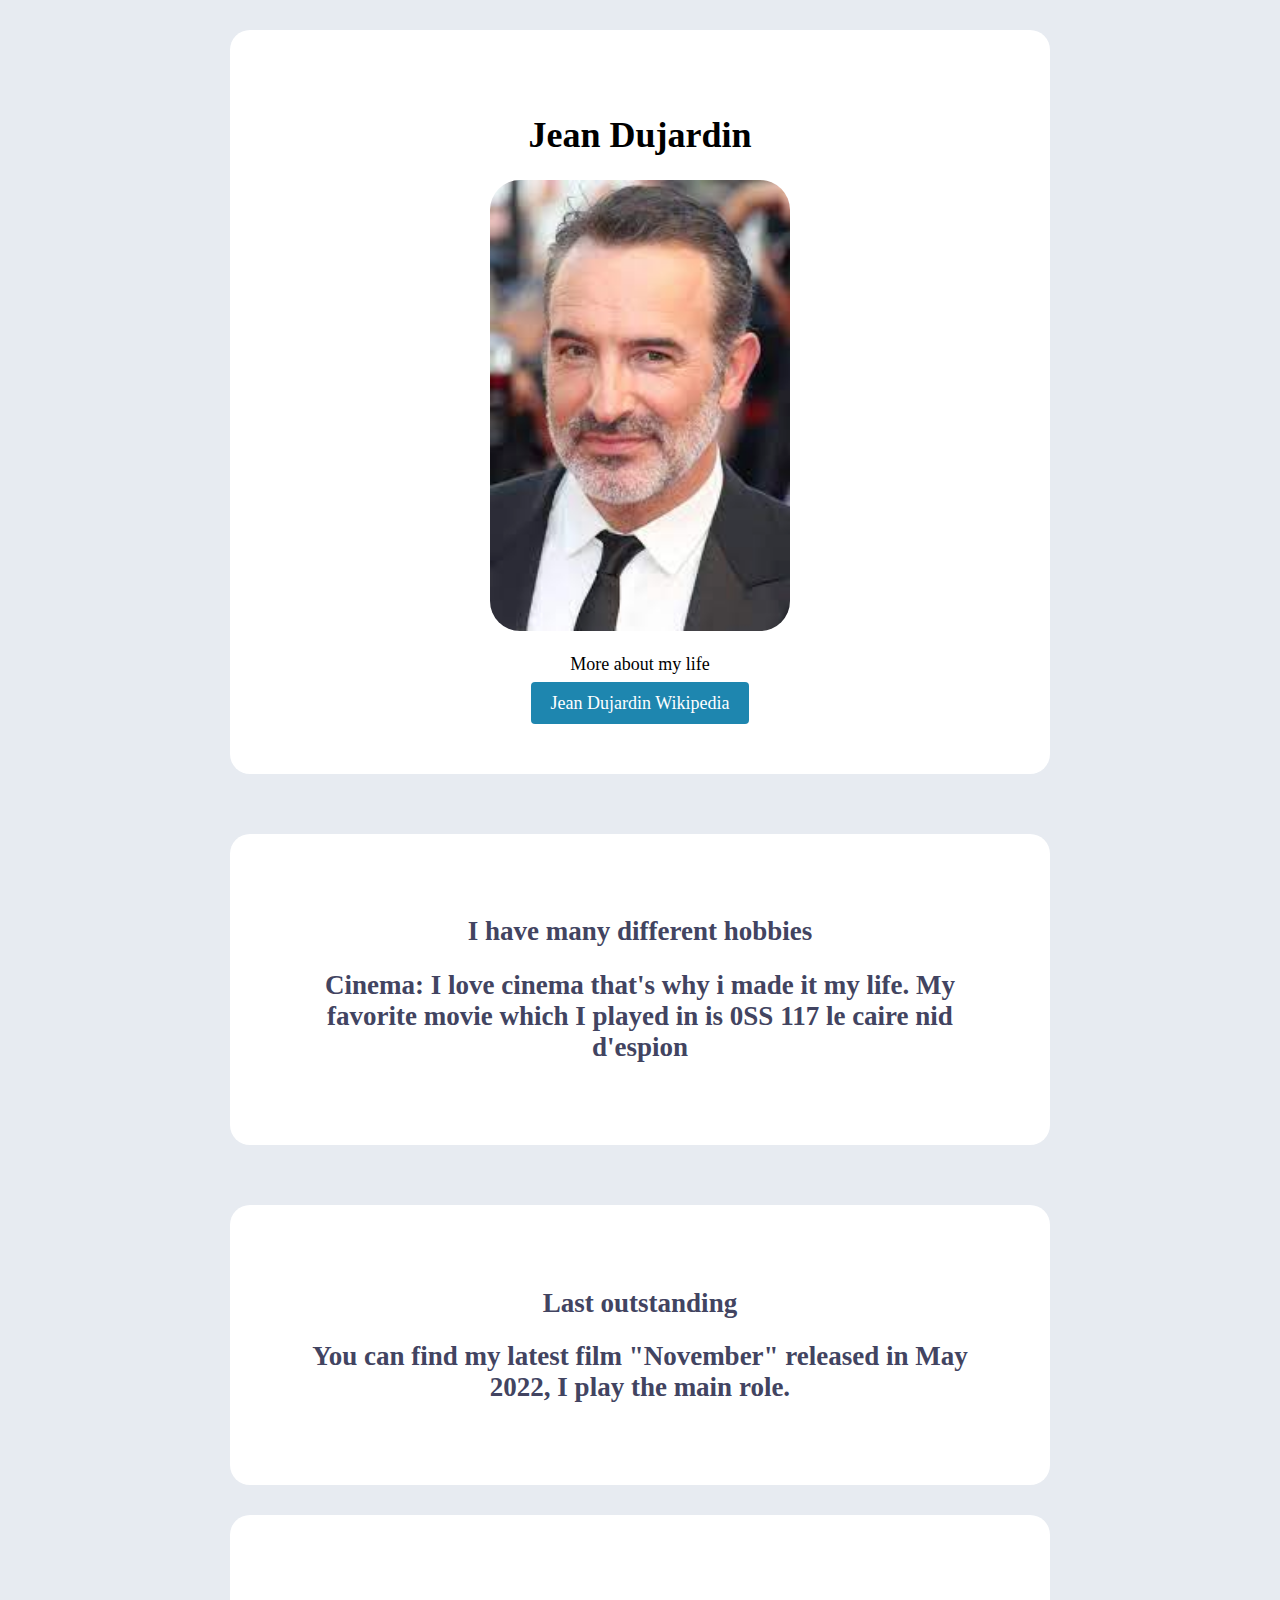
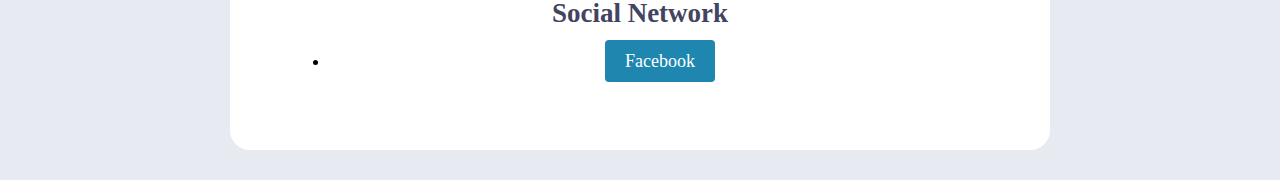
<file: index.html>
<!DOCTYPE
html>

<html
lang="en">

<head>

<meta
charset="UTF-8">
<link rel="stylesheet" href="https://use.fontawesome.com/releases/v5.2.0/css/all.css" integrity="sha384-hWVjflwFxL6sNzntih27bfxkr27Pmbbk/iSvJ+a4+0owXq79v+lsFkW54b0GbiDQ" crossorigin="anonymous">

<title>Le Wagon - Web Development Sprint</title>


<!-- Change these Google fonts with your own choice -->

<link
href="https://fonts.googleapis.com/css?family=Chivo:700|Overpass:400,700&display=swap"
rel="stylesheet">



<link
rel="stylesheet"
href="style.css">

</head>

<body>


<!-- First section -->


<div>

<h1>Jean Dujardin</h1>

<img
src="images/Profile.png"
alt="Jean Dujardin"
width="300">


<p>More about my life</p>




<a
href="https://fr.wikipedia.org/wiki/Jean_Dujardin"
target="_blank">Jean Dujardin Wikipedia</a>


</div>



<!-- Second section -->



<section>

<div>

<h2>I have many different hobbies</h2>

<h2>Cinema: I love cinema that's why i made it my life. My favorite movie which I played in is 0SS 117 le caire nid d'espion</h2>


</div>


</section>



<!-- Third section -->



<div>

<h2>Last outstanding</h2>

<h2>You can find my latest film "November" released in May 2022, I play the main role.</h2>

</div>



<!-- Four section -->



<div>

<h2>Social Network</h2>
<ul>
  <li>
    <a href="https://www.facebook.com/JeanDujardinOfficiel/" target="_blank">Facebook
    </a>
  </li>
</ul>



</body>

</html>
</file>
<file: style.css>
body{

background-color:
#e7ebf1;

font-family: 
'Lora', serif;

font-size: 
18px;

font-weight: regular;

color: 
59607B;

}



h1, h2, a{
font-family: monserrat;
}

}



h1{

font-size: 
50px;

font-weight: 
900;

}



h2{

color: 
rgb(66, 
68, 97);

font-size: 
27px;

font-weight: 
400px;

}



img{

border-radius:
30px;

}



div{

text-align: 
center;

background-color:
white;

padding: 
60px;

width: 
700px;

margin: 
30px auto;

box-shadow: 
0 10px 
30px rgba(0,
0, 
0, 0,1);

border-radius:
20px;

}



a{

border-radius:
4px;

color: 
white;

text-decoration:
none;

font-weight: 
600px;

padding: 
11px 20px;

background-color:
rgb(30,
134, 
175);

}



a:hover {

background-color:
rgb(0,
0, 
0);

}



section{

width: 
1200px;

display: 
flex;

margin: 
30px auto

}



div1{

text-align: 
center;

background-color:
white;

padding: 
60px;

border-radius:
20px;

}
</file>
